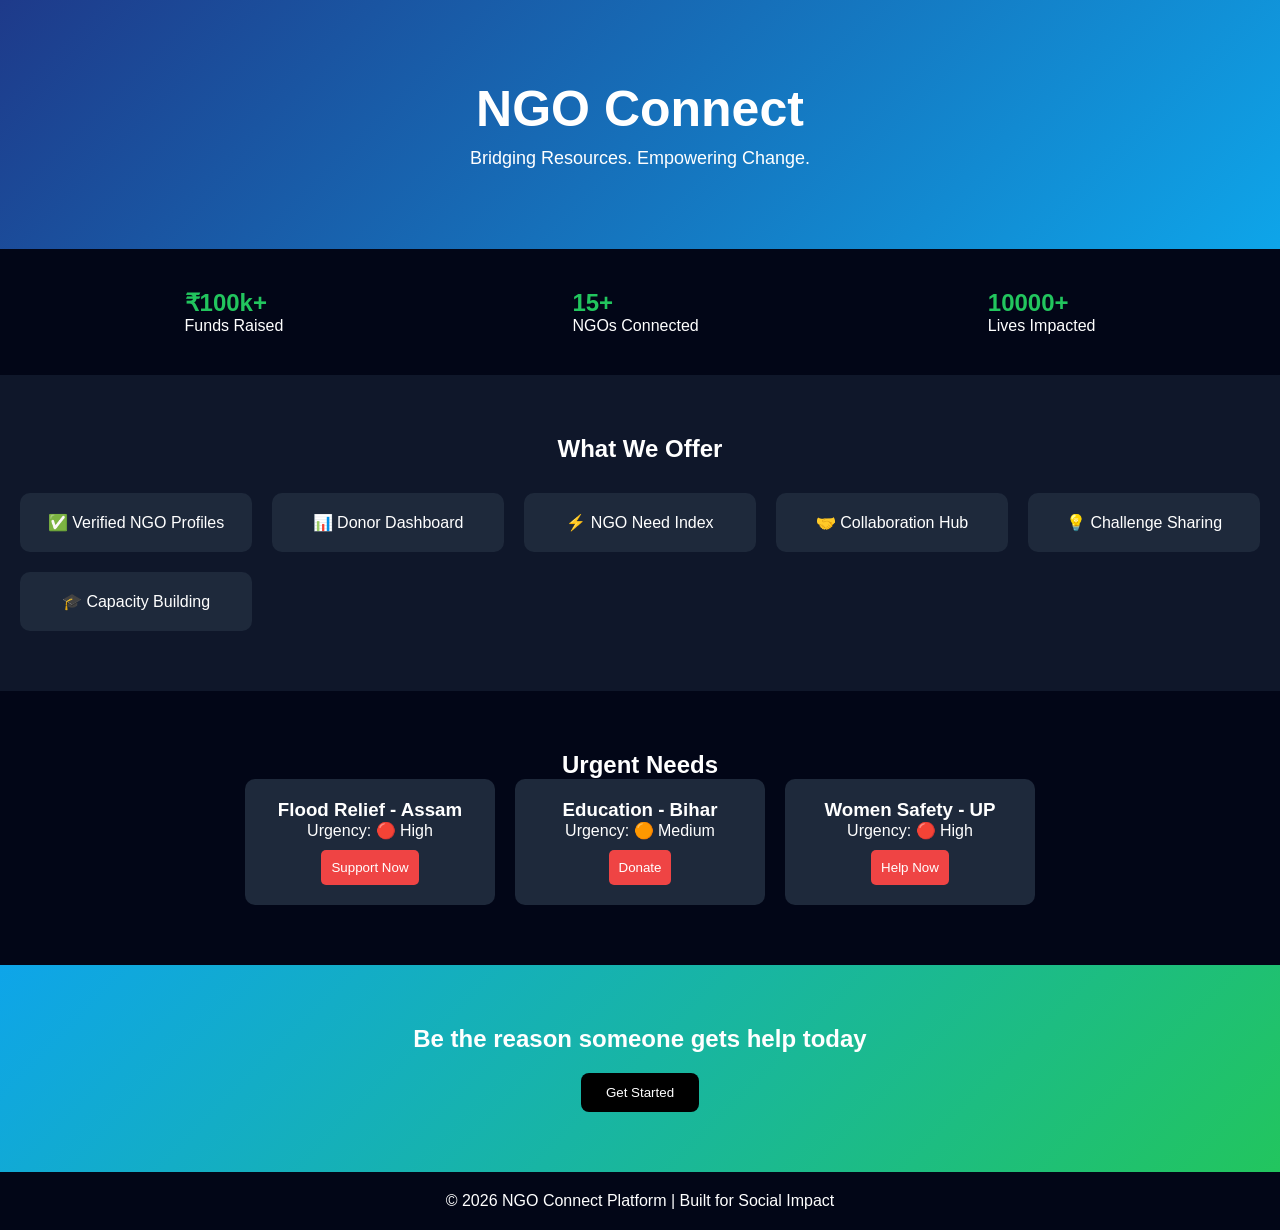
<file: index.html>
<!DOCTYPE html>
<html lang="en">
<head>
<meta charset="UTF-8">
<meta name="viewport" content="width=device-width, initial-scale=1.0">
<title>NGO Connect Platform</title>

<style>
* {
  margin: 0;
  padding: 0;
  box-sizing: border-box;
  font-family: Arial, sans-serif;
}

body {
  background: #0f172a;
  color: white;
}

/* HERO */
.hero {
  text-align: center;
  padding: 80px 20px;
  background: linear-gradient(135deg, #1e3a8a, #0ea5e9);
}

.hero h1 { font-size: 50px; margin-bottom: 10px; }
.hero p { font-size: 18px; }

/* BUTTONS */
.buttons button {
  margin: 10px;
  padding: 12px 20px;
  border: none;
  border-radius: 8px;
  cursor: pointer;
}

.btn-primary { background: #22c55e; color: white; }
.btn-secondary { background: white; color: black; }

/* STATS */
.stats {
  display: flex;
  justify-content: space-around;
  padding: 40px;
  background: #020617;
}

.stat h2 { color: #22c55e; }

/* FEATURES */
.features {
  padding: 60px 20px;
  text-align: center;
}

.feature-grid {
  display: grid;
  grid-template-columns: repeat(auto-fit, minmax(200px, 1fr));
  gap: 20px;
  margin-top: 30px;
}

.card {
  background: #1e293b;
  padding: 20px;
  border-radius: 10px;
  cursor: pointer;
}

/* URGENT */
.urgent {
  padding: 60px 20px;
  background: #020617;
  text-align: center;
}

.urgent-grid {
  display: flex;
  flex-wrap: wrap;
  gap: 20px;
  justify-content: center;
}

.urgent-card {
  background: #1e293b;
  padding: 20px;
  width: 250px;
  border-radius: 10px;
}

.urgent-card button {
  margin-top: 10px;
  padding: 10px;
  background: #ef4444;
  border: none;
  color: white;
  border-radius: 5px;
}

/* CTA */
.cta {
  text-align: center;
  padding: 60px 20px;
  background: linear-gradient(135deg, #0ea5e9, #22c55e);
}

.cta button {
  margin-top: 20px;
  padding: 12px 25px;
  border: none;
  background: black;
  color: white;
  border-radius: 8px;
}

/* FOOTER */
footer {
  text-align: center;
  padding: 20px;
  background: #020617;
}
</style>

</head>
<body>

<!-- HERO -->
<section class="hero">
  <h1>NGO Connect</h1>
  <p>Bridging Resources. Empowering Change.</p>
</section>

<!-- STATS -->
<section class="stats">
  <div class="stat">
    <h2>₹100k+</h2>
    <p>Funds Raised</p>
  </div>
  <div class="stat">
    <h2>15+</h2>
    <p>NGOs Connected</p>
  </div>
  <div class="stat">
    <h2>10000+</h2>
    <p>Lives Impacted</p>
  </div>
</section>

<!-- FEATURES -->
<section class="features">
  <h2>What We Offer</h2>

 <div class="feature-grid">

  <div class="card" onclick="location.href='ngo.html'">
    ✅ Verified NGO Profiles
  </div>

  <div class="card" onclick="location.href='donor.html'">
    📊 Donor Dashboard
  </div>

  <div class="card" onclick="location.href='need-index.html'">
    ⚡ NGO Need Index
  </div>

  <div class="card" onclick="location.href='collab.html'">
    🤝 Collaboration Hub
  </div>

  <div class="card" onclick="location.href='challenge.html'">
    💡 Challenge Sharing
  </div>

  <div class="card">
    🎓 Capacity Building
  </div>

</div>
</section>

<!-- URGENT NEEDS -->
<section class="urgent">
  <h2>Urgent Needs</h2>

  <div class="urgent-grid">
    <div class="urgent-card">
      <h3>Flood Relief - Assam</h3>
      <p>Urgency: 🔴 High</p>
      <button onclick="window.location.href='donate.html'">Support Now</button>
    </div>

    <div class="urgent-card">
      <h3>Education - Bihar</h3>
      <p>Urgency: 🟠 Medium</p>
      <button onclick="window.location.href='donate.html'">Donate</button>
    </div>

    <div class="urgent-card">
      <h3>Women Safety - UP</h3>
      <p>Urgency: 🔴 High</p>
      <button onclick="window.location.href='donate.html'">Help Now</button>
    </div>
  </div>
</section>

<!-- CTA -->
<section class="cta">
  <h2>Be the reason someone gets help today</h2>
  <button onclick="window.location.href='donate.html'">Get Started</button>
</section>

<!-- FOOTER -->
<footer>
  <p>© 2026 NGO Connect Platform | Built for Social Impact</p>
</footer>

</body>
</html>
</file>
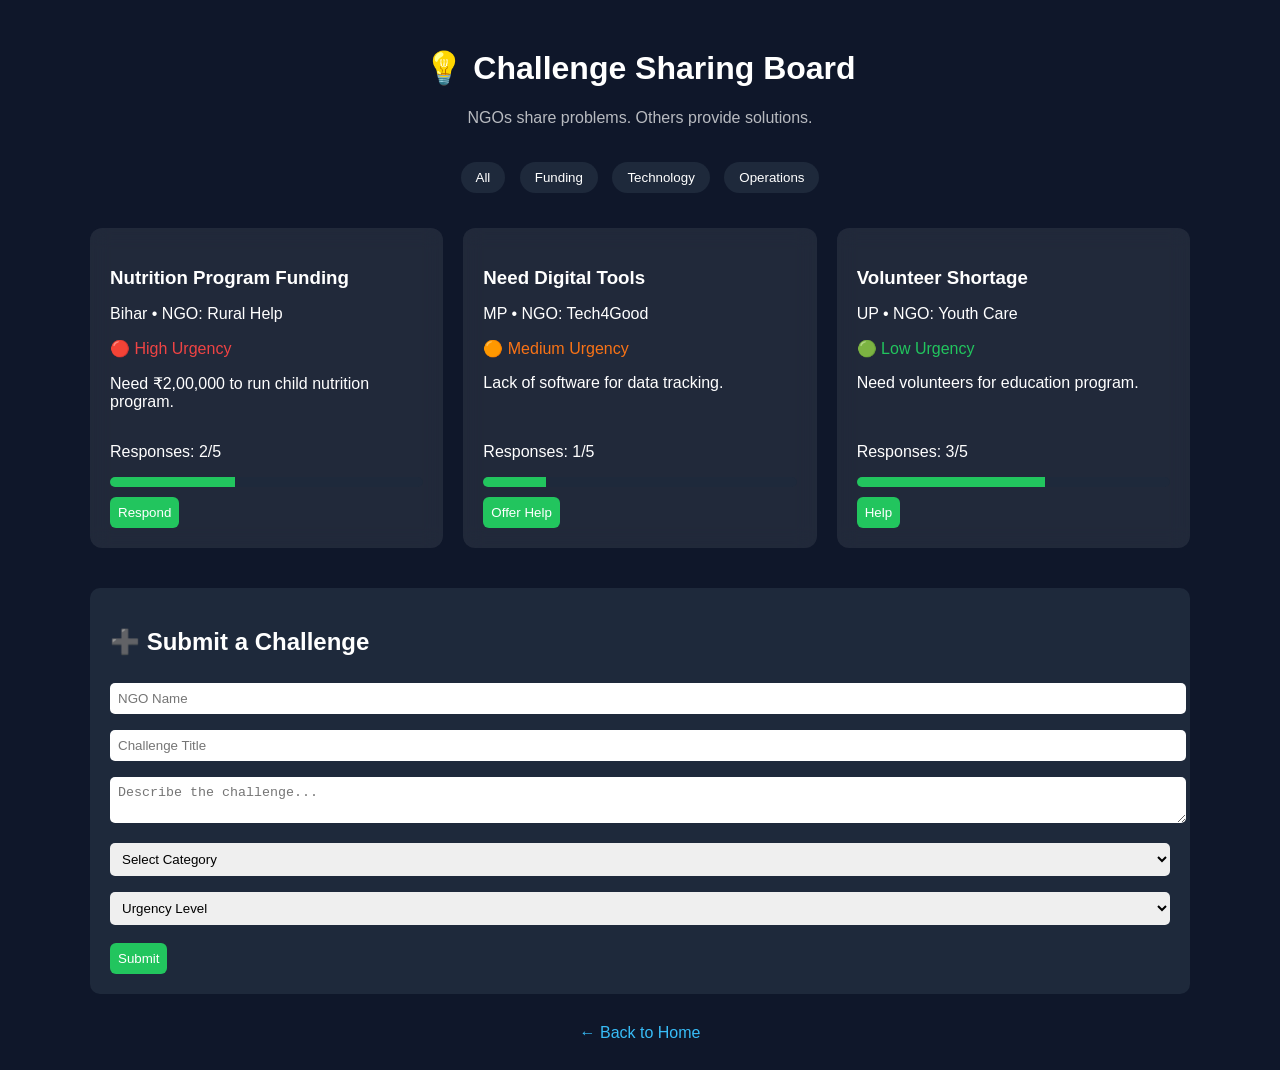
<file: challenge.html>
<!DOCTYPE html>
<html lang="en">
<head>
<meta charset="UTF-8">
<meta name="viewport" content="width=device-width, initial-scale=1.0">
<title>Challenge Sharing Board</title>

<style>
body {
  font-family: Arial;
  background: #0f172a;
  color: white;
  padding: 20px;
}

/* CONTAINER */
.container {
  max-width: 1100px;
  margin: auto;
}

/* TITLE */
h1 {
  text-align: center;
}

.sub {
  text-align: center;
  opacity: 0.7;
  margin-bottom: 30px;
}

/* FILTERS */
.filters {
  text-align: center;
  margin-bottom: 30px;
}

.filters button {
  margin: 5px;
  padding: 8px 15px;
  border: none;
  border-radius: 20px;
  cursor: pointer;
  background: #1e293b;
  color: white;
}

.filters button:hover {
  background: #22c55e;
}

/* GRID */
.grid {
  display: grid;
  grid-template-columns: repeat(auto-fit, minmax(280px, 1fr));
  gap: 20px;
}

/* CARD */
.card {
  background: rgba(255,255,255,0.08);
  padding: 20px;
  border-radius: 12px;
  backdrop-filter: blur(10px);
  display: flex;
  flex-direction: column;
  justify-content: space-between;
}

.card h3 {
  margin-bottom: 5px;
}

/* BADGES */
.high { color: #ef4444; }
.medium { color: #f97316; }
.low { color: #22c55e; }

/* BUTTON */
.btn {
  margin-top: 10px;
  padding: 8px;
  border: none;
  border-radius: 6px;
  cursor: pointer;
  background: #22c55e;
  color: white;
}

/* PROGRESS BAR */
.bar {
  background: #1e293b;
  border-radius: 10px;
  overflow: hidden;
  margin-top: 10px;
}

.fill {
  height: 10px;
  background: #22c55e;
}

/* FORM */
.form-box {
  margin-top: 40px;
  background: #1e293b;
  padding: 20px;
  border-radius: 10px;
}

input, textarea, select {
  width: 100%;
  padding: 8px;
  margin: 8px 0;
  border-radius: 5px;
  border: none;
}

/* BACK */
.back {
  display: block;
  text-align: center;
  margin-top: 30px;
  color: #38bdf8;
  text-decoration: none;
}
</style>
</head>

<body>

<div class="container">

<h1>💡 Challenge Sharing Board</h1>
<p class="sub">NGOs share problems. Others provide solutions.</p>

<!-- FILTERS -->
<div class="filters">
  <button onclick="filterChallenges('all')">All</button>
  <button onclick="filterChallenges('funding')">Funding</button>
  <button onclick="filterChallenges('tech')">Technology</button>
  <button onclick="filterChallenges('operations')">Operations</button>
</div>

<!-- CHALLENGES -->
<div class="grid" id="challengeList">

  <!-- CARD 1 -->
  <div class="card" data-type="funding">
    <div>
      <h3>Nutrition Program Funding</h3>
      <p>Bihar • NGO: Rural Help</p>
      <p class="high">🔴 High Urgency</p>
      <p>Need ₹2,00,000 to run child nutrition program.</p>
    </div>

    <div>
      <p>Responses: <span id="res1">2</span>/5</p>
      <div class="bar"><div class="fill" style="width:40%"></div></div>
      <button class="btn" onclick="respond('res1')">Respond</button>
    </div>
  </div>

  <!-- CARD 2 -->
  <div class="card" data-type="tech">
    <div>
      <h3>Need Digital Tools</h3>
      <p>MP • NGO: Tech4Good</p>
      <p class="medium">🟠 Medium Urgency</p>
      <p>Lack of software for data tracking.</p>
    </div>

    <div>
      <p>Responses: <span id="res2">1</span>/5</p>
      <div class="bar"><div class="fill" style="width:20%"></div></div>
      <button class="btn" onclick="respond('res2')">Offer Help</button>
    </div>
  </div>

  <!-- CARD 3 -->
  <div class="card" data-type="operations">
    <div>
      <h3>Volunteer Shortage</h3>
      <p>UP • NGO: Youth Care</p>
      <p class="low">🟢 Low Urgency</p>
      <p>Need volunteers for education program.</p>
    </div>

    <div>
      <p>Responses: <span id="res3">3</span>/5</p>
      <div class="bar"><div class="fill" style="width:60%"></div></div>
      <button class="btn" onclick="respond('res3')">Help</button>
    </div>
  </div>

</div>

<!-- SUBMIT FORM -->
<div class="form-box">
  <h2>➕ Submit a Challenge</h2>

  <form onsubmit="submitChallenge(event)">
    <input type="text" placeholder="NGO Name" required>
    <input type="text" placeholder="Challenge Title" required>
    
    <textarea placeholder="Describe the challenge..." required></textarea>

    <select required>
      <option value="">Select Category</option>
      <option>Funding</option>
      <option>Operations</option>
      <option>Technology</option>
    </select>

    <select required>
      <option value="">Urgency Level</option>
      <option>High</option>
      <option>Medium</option>
      <option>Low</option>
    </select>

    <button class="btn">Submit</button>
  </form>
</div>

<a href="index.html" class="back">← Back to Home</a>

</div>

<script>
function respond(id) {
  let el = document.getElementById(id);
  let count = parseInt(el.innerText);
  if (count < 5) {
    count++;
    el.innerText = count;
    alert("Response recorded!");
  }
}

function filterChallenges(type) {
  let cards = document.querySelectorAll(".card");

  cards.forEach(card => {
    if (type === "all" || card.dataset.type === type) {
      card.style.display = "block";
    } else {
      card.style.display = "none";
    }
  });
}

function submitChallenge(e) {
  e.preventDefault();
  alert("Challenge submitted successfully!");
}
</script>

</body>
</html>
</file>
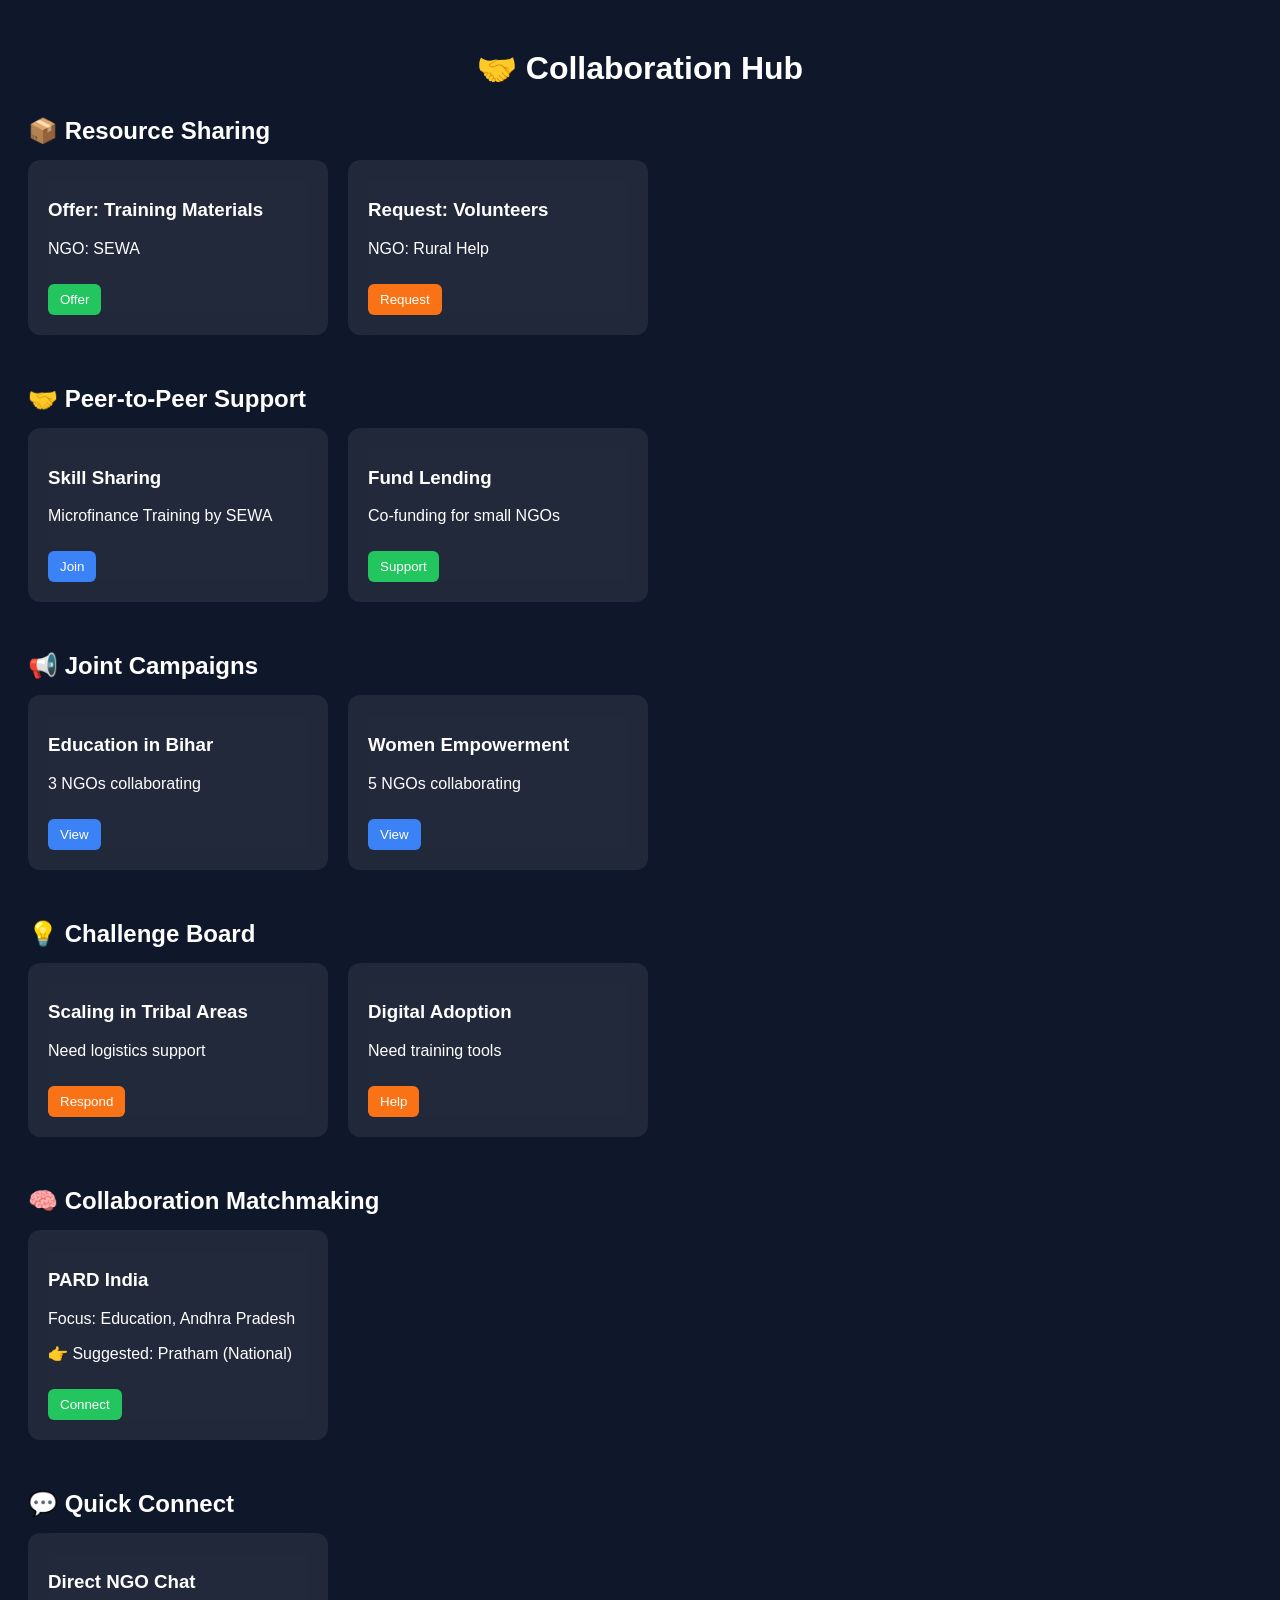
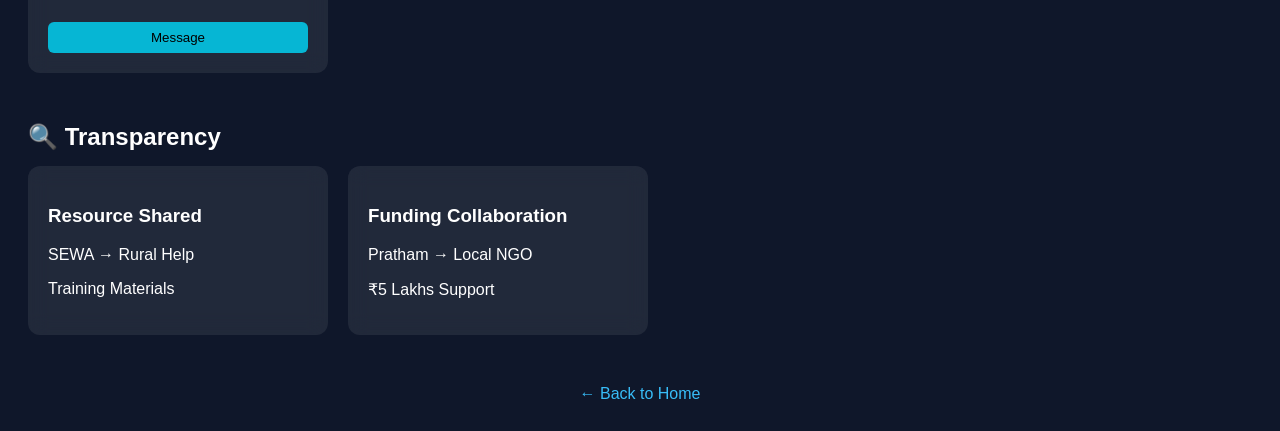
<file: collab.html>
<!DOCTYPE html>
<html lang="en">
<head>
<meta charset="UTF-8">
<meta name="viewport" content="width=device-width, initial-scale=1.0">
<title>Collaboration Hub</title>

<style>
body {
  font-family: Arial;
  background: #0f172a;
  color: white;
  padding: 20px;
}

/* TITLE */
h1 {
  text-align: center;
  margin-bottom: 30px;
}

/* SECTION */
.section {
  margin-bottom: 50px;
}

.section h2 {
  margin-bottom: 15px;
}

/* GRID */
.grid {
  display: flex;
  flex-wrap: wrap;
  gap: 20px;
}

/* CARD */
.card {
  background: rgba(255,255,255,0.08);
  padding: 20px;
  border-radius: 12px;
  width: 260px;
  backdrop-filter: blur(10px);
  transition: 0.3s;
}

.card:hover {
  transform: scale(1.05);
}

button {
  margin-top: 10px;
  padding: 8px 12px;
  border: none;
  border-radius: 6px;
  cursor: pointer;
}

.btn-green { background: #22c55e; color: white; }
.btn-blue { background: #3b82f6; color: white; }
.btn-orange { background: #f97316; color: white; }

/* CHAT */
.chat-btn {
  background: #06b6d4;
  width: 100%;
}

/* BACK */
.back {
  display: block;
  text-align: center;
  margin-top: 30px;
  color: #38bdf8;
  text-decoration: none;
}
</style>
</head>

<body>

<h1>🤝 Collaboration Hub</h1>

<!-- RESOURCE SHARING -->
<div class="section">
  <h2>📦 Resource Sharing</h2>
  <div class="grid">

    <div class="card">
      <h3>Offer: Training Materials</h3>
      <p>NGO: SEWA</p>
      <button class="btn-green">Offer</button>
    </div>

    <div class="card">
      <h3>Request: Volunteers</h3>
      <p>NGO: Rural Help</p>
      <button class="btn-orange">Request</button>
    </div>

  </div>
</div>
<div class="container">

  <!-- ALL your sections here -->

</div>
<!-- PEER SUPPORT -->
<div class="section">
  <h2>🤝 Peer-to-Peer Support</h2>
  <div class="grid">

    <div class="card">
      <h3>Skill Sharing</h3>
      <p>Microfinance Training by SEWA</p>
      <button class="btn-blue">Join</button>
    </div>

    <div class="card">
      <h3>Fund Lending</h3>
      <p>Co-funding for small NGOs</p>
      <button class="btn-green">Support</button>
    </div>

  </div>
</div>

<!-- CAMPAIGNS -->
<div class="section">
  <h2>📢 Joint Campaigns</h2>
  <div class="grid">

    <div class="card">
      <h3>Education in Bihar</h3>
      <p>3 NGOs collaborating</p>
      <button class="btn-blue">View</button>
    </div>

    <div class="card">
      <h3>Women Empowerment</h3>
      <p>5 NGOs collaborating</p>
      <button class="btn-blue">View</button>
    </div>

  </div>
</div>

<!-- CHALLENGE BOARD -->
<div class="section">
  <h2>💡 Challenge Board</h2>
  <div class="grid">

    <div class="card">
      <h3>Scaling in Tribal Areas</h3>
      <p>Need logistics support</p>
      <button class="btn-orange">Respond</button>
    </div>

    <div class="card">
      <h3>Digital Adoption</h3>
      <p>Need training tools</p>
      <button class="btn-orange">Help</button>
    </div>

  </div>
</div>

<!-- MATCHMAKING -->
<div class="section">
  <h2>🧠 Collaboration Matchmaking</h2>
  <div class="grid">

    <div class="card">
      <h3>PARD India</h3>
      <p>Focus: Education, Andhra Pradesh</p>
      <p>👉 Suggested: Pratham (National)</p>
      <button class="btn-green">Connect</button>
    </div>

  </div>
</div>

<!-- QUICK CONNECT -->
<div class="section">
  <h2>💬 Quick Connect</h2>
  <div class="grid">

    <div class="card">
      <h3>Direct NGO Chat</h3>
      <button class="chat-btn">Message</button>
    </div>

  </div>
</div>

<!-- TRANSPARENCY -->
<div class="section">
  <h2>🔍 Transparency</h2>
  <div class="grid">

    <div class="card">
      <h3>Resource Shared</h3>
      <p>SEWA → Rural Help</p>
      <p>Training Materials</p>
    </div>

    <div class="card">
      <h3>Funding Collaboration</h3>
      <p>Pratham → Local NGO</p>
      <p>₹5 Lakhs Support</p>
    </div>

  </div>
</div>

<a href="index.html" class="back">← Back to Home</a>

</body>
</html>
</file>
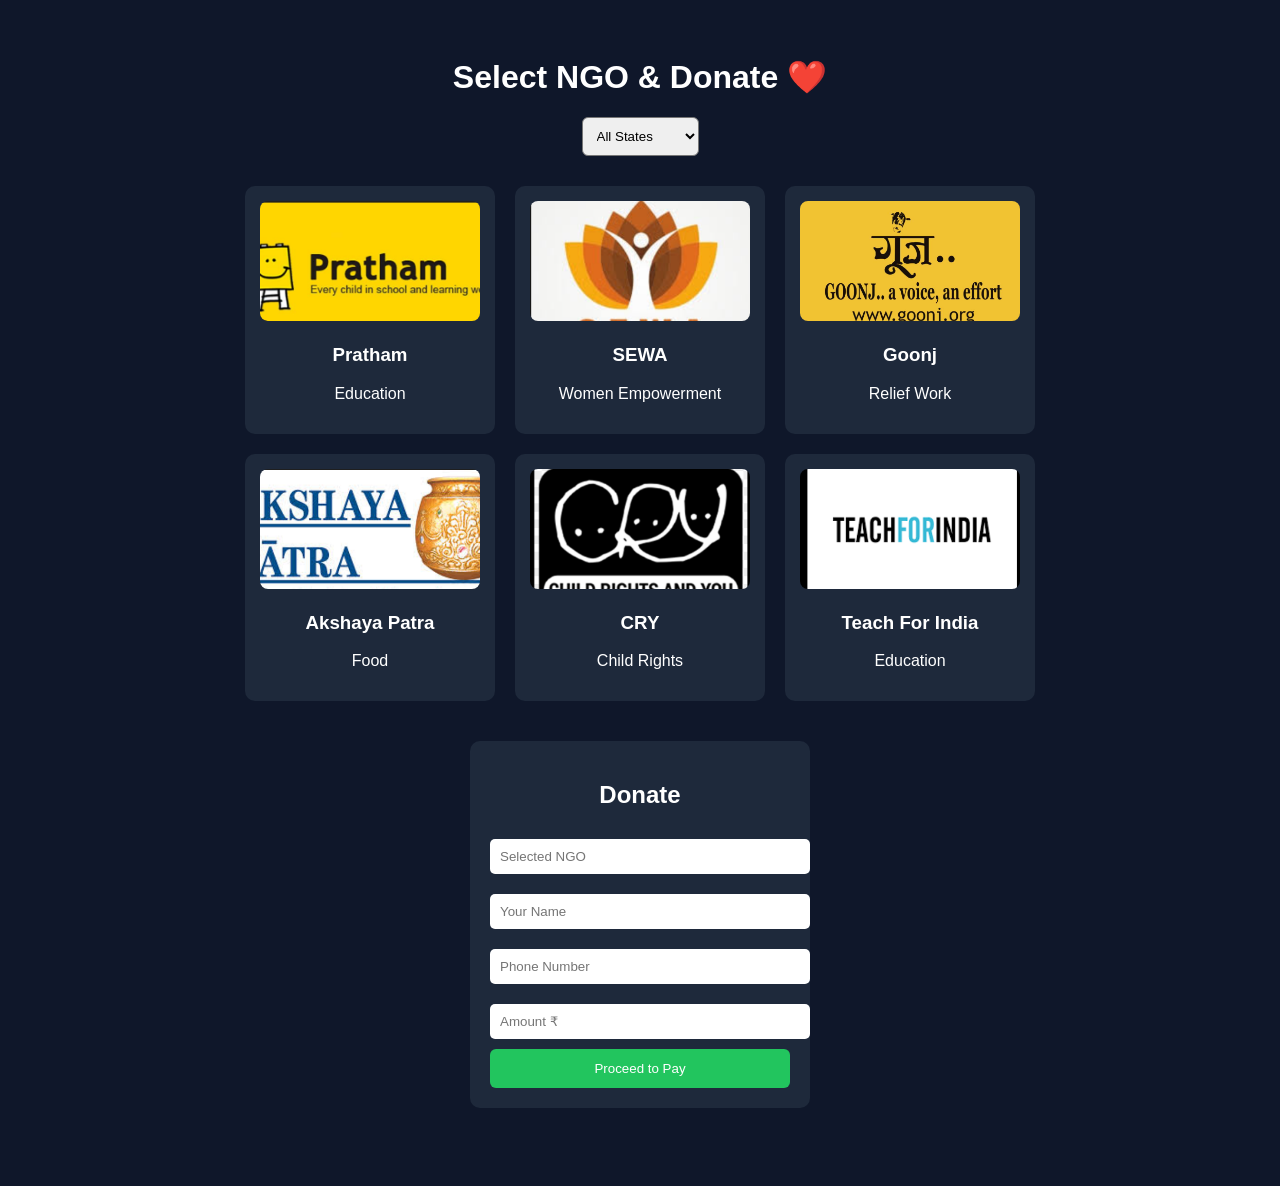
<file: donate.html>
<!DOCTYPE html>
<html lang="en">
<head>
<meta charset="UTF-8">
<title>Donate</title>

<link rel="stylesheet" href="donate.css">
</head>

<body>

<h1>Select NGO & Donate ❤️</h1>

<!-- FILTER -->
<div class="top-bar">
<select id="stateFilter" onchange="filterNGO()">
  <option value="all">All States</option>
  <option value="Maharashtra">Maharashtra</option>
  <option value="Gujarat">Gujarat</option>
  <option value="Delhi">Delhi</option>
  <option value="Karnataka">Karnataka</option>
</select>
</div>

<!-- NGO GRID -->
<div class="grid" id="ngoGrid">

<div class="card" data-state="Maharashtra" onclick="selectNGO(this,'Pratham')">
  <img src="phots/pratham.png">
  <h3>Pratham</h3>
  <p>Education</p>
</div>

<div class="card" data-state="Gujarat" onclick="selectNGO(this,'SEWA')">
  <img src="phots/seva.png">
  <h3>SEWA</h3>
  <p>Women Empowerment</p>
</div>

<div class="card" data-state="Delhi" onclick="selectNGO(this,'Goonj')">
  <img src="phots/goon.png">
  <h3>Goonj</h3>
  <p>Relief Work</p>
</div>

<div class="card" data-state="Karnataka" onclick="selectNGO(this,'Akshaya Patra')">
  <img src="phots/aksh.png">
  <h3>Akshaya Patra</h3>
  <p>Food</p>
</div>

<div class="card" data-state="India" onclick="selectNGO(this,'CRY')">
  <img src="phots/cry.png">
  <h3>CRY</h3>
  <p>Child Rights</p>
</div>

<div class="card" data-state="India" onclick="selectNGO(this,'Teach For India')">
  <img src="phots/tech.png">
  <h3>Teach For India</h3>
  <p>Education</p>
</div>

</div>

<!-- FORM -->
<div class="form-box">

<h2>Donate</h2>

<input id="ngoName" placeholder="Selected NGO" readonly>
<input id="name" placeholder="Your Name">
<input id="phone" placeholder="Phone Number">
<input id="amount" type="number" placeholder="Amount ₹">

<button onclick="goToPayment()">Proceed to Pay</button>

</div>

<script>

// SELECT NGO
function selectNGO(card, name){
  document.getElementById("ngoName").value = name;

  document.querySelectorAll(".card").forEach(c => c.classList.remove("active"));
  card.classList.add("active");
}

// FILTER NGOs
function filterNGO(){
  let val = document.getElementById("stateFilter").value;
  let cards = document.querySelectorAll(".card");

  cards.forEach(card=>{
    if(val==="all" || card.dataset.state===val){
      card.style.display="block";
    } else {
      card.style.display="none";
    }
  });
}

// AUTO FILTER FROM MAP
window.onload = function(){

  let state = localStorage.getItem("selectedState");

  if(state){
    document.getElementById("stateFilter").value = state;
    filterNGO();

    document.getElementById("ngoGrid").scrollIntoView({
      behavior:"smooth"
    });

    localStorage.removeItem("selectedState");
  }

  // Ripple Effect
  document.querySelectorAll("button").forEach(btn => {
    btn.addEventListener("click", function(e){
      let ripple = document.createElement("span");

      ripple.style.position = "absolute";
      ripple.style.width = ripple.style.height = "100px";
      ripple.style.background = "rgba(255,255,255,0.3)";
      ripple.style.borderRadius = "50%";
      ripple.style.left = e.offsetX + "px";
      ripple.style.top = e.offsetY + "px";
      ripple.style.transform = "translate(-50%, -50%)";
      ripple.style.animation = "ripple 0.6s linear";

      this.appendChild(ripple);
      setTimeout(()=> ripple.remove(), 600);
    });
  });

}

// GO TO PAYMENT (FINAL FIXED)
function goToPayment(){

  let ngo = document.getElementById("ngoName").value;
  let name = document.getElementById("name").value;
  let phone = document.getElementById("phone").value;
  let amt = document.getElementById("amount").value;
  let state = document.getElementById("stateFilter").value;

  if(!ngo || !name || !phone || !amt){
    alert("⚠️ Please fill all details");
    return;
  }

  const donation = {
    donor: name,
    phone: phone,
    ngo: ngo,
    amount: parseFloat(amt),
    state: state,
    date: new Date().toLocaleDateString()
  };

  localStorage.setItem("currentDonation", JSON.stringify(donation));

  window.location.href = "payment.html";
}

</script>

</body>
</html>
</file>
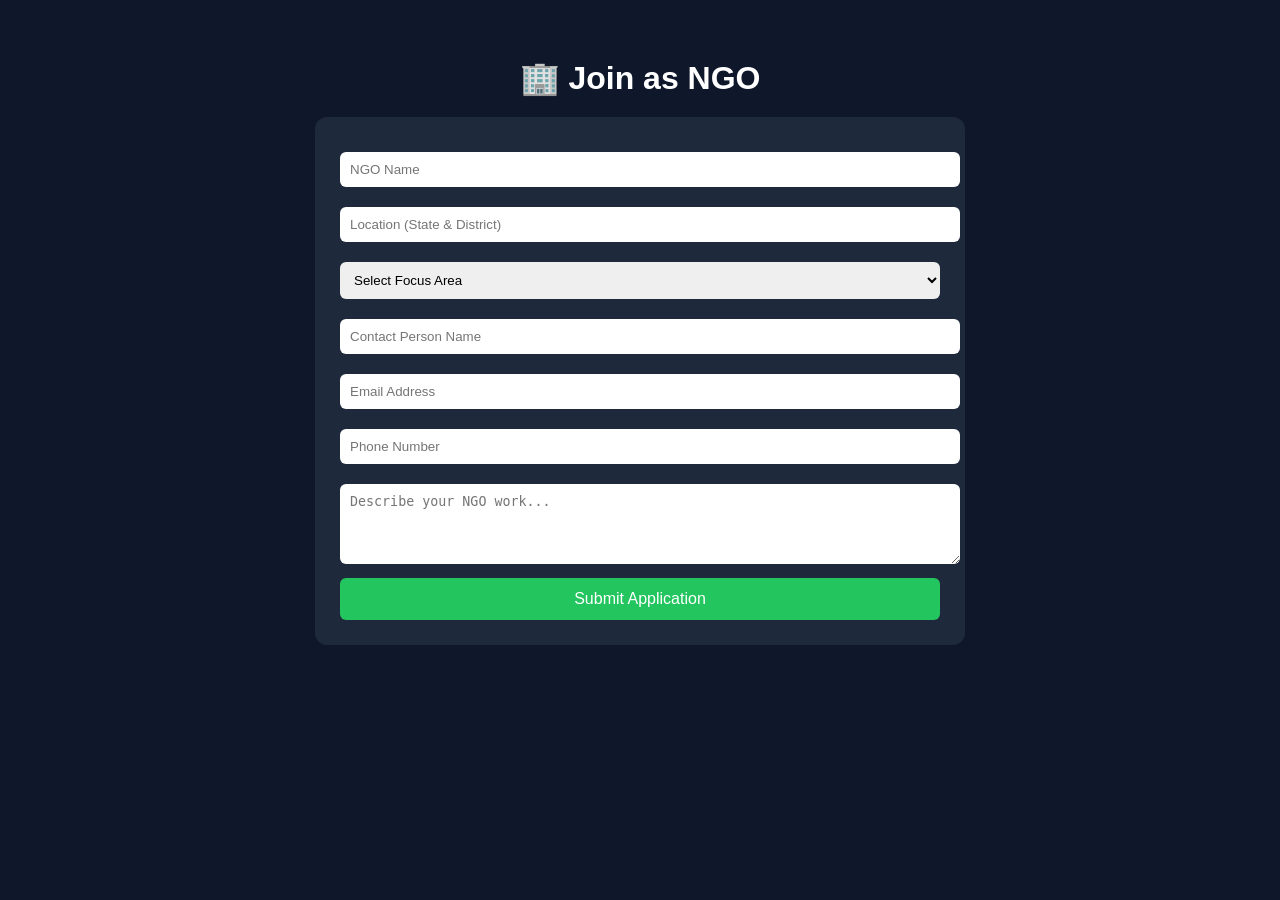
<file: join-ngo.html>
<!DOCTYPE html>
<html lang="en">
<head>
<meta charset="UTF-8">
<meta name="viewport" content="width=device-width, initial-scale=1.0">
<title>Join as NGO</title>

<style>
body {
  background: #0f172a;
  color: white;
  font-family: Arial, sans-serif;
  padding: 30px;
}

h1 {
  text-align: center;
  margin-bottom: 20px;
}

.form-container {
  max-width: 600px;
  margin: auto;
  background: #1e293b;
  padding: 25px;
  border-radius: 12px;
}

input, textarea, select {
  width: 100%;
  padding: 10px;
  margin: 10px 0;
  border-radius: 6px;
  border: none;
}

button {
  width: 100%;
  padding: 12px;
  background: #22c55e;
  border: none;
  border-radius: 6px;
  color: white;
  font-size: 16px;
  cursor: pointer;
}

button:hover {
  background: #16a34a;
}

.success {
  display: none;
  text-align: center;
  margin-top: 15px;
  color: #22c55e;
}
</style>
</head>

<body>

<h1>🏢 Join as NGO</h1>

<div class="form-container">
  <input type="text" placeholder="NGO Name" required>
  <input type="text" placeholder="Location (State & District)" required>

  <select>
    <option>Select Focus Area</option>
    <option>Education</option>
    <option>Healthcare</option>
    <option>Women Empowerment</option>
    <option>Environment</option>
  </select>

  <input type="text" placeholder="Contact Person Name">
  <input type="email" placeholder="Email Address">
  <input type="tel" placeholder="Phone Number">

  <textarea placeholder="Describe your NGO work..." rows="4"></textarea>

  <button onclick="submitForm()">Submit Application</button>

  <div class="success" id="successMsg">
    ✅ Application Submitted Successfully!
  </div>
</div>

<script>
function submitForm() {
  document.getElementById("successMsg").style.display = "block";
}
</script>

</body>
</html>
<script>
function submitForm() {
  const ngo = {
    name: document.querySelector('input[placeholder="NGO Name"]').value,
    location: document.querySelector('input[placeholder="Location (State & District)"]').value,
    focus: document.querySelector('select').value,
    contact: document.querySelector('input[placeholder="Contact Person Name"]').value,
    email: document.querySelector('input[type="email"]').value,
    phone: document.querySelector('input[type="tel"]').value,
    description: document.querySelector('textarea').value,
    date: new Date().toLocaleDateString()
  };

  let ngos = JSON.parse(localStorage.getItem("ngoApplications")) || [];
  ngos.push(ngo);

  localStorage.setItem("ngoApplications", JSON.stringify(ngos));

  alert("✅ NGO Application Submitted!");
}
</script>
</file>
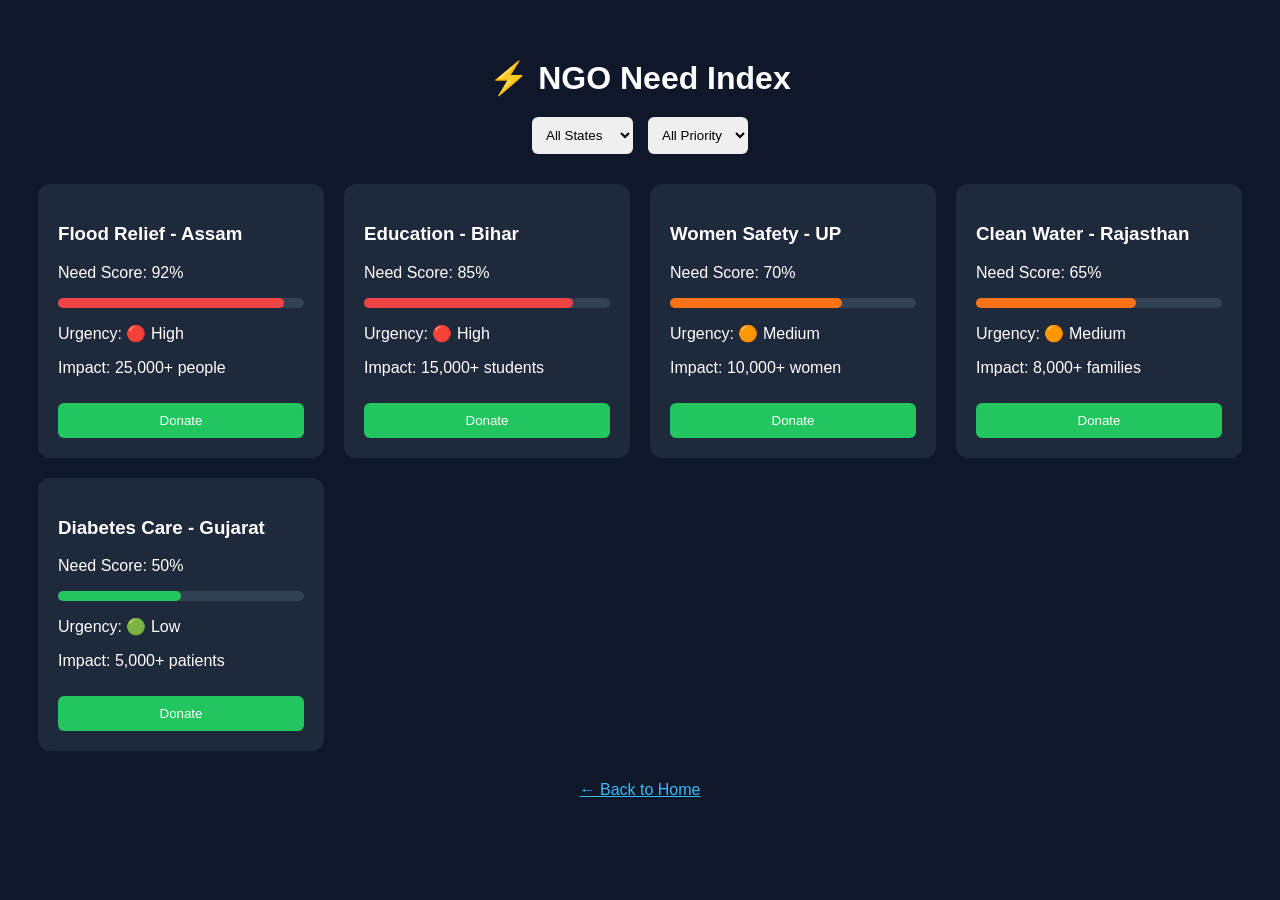
<file: need-index.html>
<!DOCTYPE html>
<html lang="en">
<head>
<meta charset="UTF-8">
<meta name="viewport" content="width=device-width, initial-scale=1.0">
<title>NGO Need Index</title>

<style>

/* BODY */
body {
  background: #0f172a;
  color: white;
  font-family: Arial;
  padding: 30px;
}

/* TITLE */
h1 {
  text-align: center;
  margin-bottom: 20px;
}

/* FILTERS */
.filters {
  display: flex;
  gap: 15px;
  justify-content: center;
  margin-bottom: 30px;
}

select {
  padding: 10px;
  border-radius: 6px;
  border: none;
}

/* GRID */
.grid {
  display: grid;
  grid-template-columns: repeat(auto-fit, minmax(250px, 1fr));
  gap: 20px;
}

/* CARD */
.card {
  background: #1e293b;
  padding: 20px;
  border-radius: 12px;
  transition: 0.3s;
}

.card:hover {
  transform: translateY(-5px);
  background: #334155;
}

/* BAR */
.bar {
  background: #334155;
  height: 10px;
  border-radius: 5px;
  margin: 10px 0;
}

.fill {
  height: 10px;
  border-radius: 5px;
}

/* COLORS */
.high { background: #ef4444; }
.medium { background: #f97316; }
.low { background: #22c55e; }

/* BUTTON */
button {
  margin-top: 10px;
  padding: 10px;
  width: 100%;
  border: none;
  border-radius: 6px;
  background: #22c55e;
  color: white;
  cursor: pointer;
}

button:hover {
  background: #16a34a;
}

/* BACK */
.back {
  display: block;
  text-align: center;
  margin-top: 30px;
  color: #38bdf8;
}

</style>
</head>

<body>

<h1>⚡ NGO Need Index</h1>

<!-- FILTERS -->
<div class="filters">
  <select onchange="filterState(this.value)">
    <option value="all">All States</option>
    <option value="Assam">Assam</option>
    <option value="Bihar">Bihar</option>
    <option value="UP">UP</option>
    <option value="Rajasthan">Rajasthan</option>
  </select>

  <select onchange="filterPriority(this.value)">
    <option value="all">All Priority</option>
    <option value="high">High</option>
    <option value="medium">Medium</option>
    <option value="low">Low</option>
  </select>
</div>

<!-- CARDS -->
<div class="grid" id="grid">

  <div class="card" data-state="Assam" data-priority="high">
    <h3>Flood Relief - Assam</h3>
    <p>Need Score: 92%</p>
    <div class="bar">
      <div class="fill high" style="width:92%"></div>
    </div>
    <p>Urgency: 🔴 High</p>
    <p>Impact: 25,000+ people</p>
    <button onclick="donate('Flood Relief - Assam')">Donate</button>
  </div>

  <div class="card" data-state="Bihar" data-priority="high">
    <h3>Education - Bihar</h3>
    <p>Need Score: 85%</p>
    <div class="bar">
      <div class="fill high" style="width:85%"></div>
    </div>
    <p>Urgency: 🔴 High</p>
    <p>Impact: 15,000+ students</p>
    <button onclick="donate('Education - Bihar')">Donate</button>
  </div>

  <div class="card" data-state="UP" data-priority="medium">
    <h3>Women Safety - UP</h3>
    <p>Need Score: 70%</p>
    <div class="bar">
      <div class="fill medium" style="width:70%"></div>
    </div>
    <p>Urgency: 🟠 Medium</p>
    <p>Impact: 10,000+ women</p>
    <button onclick="donate('Women Safety - UP')">Donate</button>
  </div>

  <div class="card" data-state="Rajasthan" data-priority="medium">
    <h3>Clean Water - Rajasthan</h3>
    <p>Need Score: 65%</p>
    <div class="bar">
      <div class="fill medium" style="width:65%"></div>
    </div>
    <p>Urgency: 🟠 Medium</p>
    <p>Impact: 8,000+ families</p>
    <button onclick="donate('Clean Water - Rajasthan')">Donate</button>
  </div>

  <div class="card" data-state="Gujarat" data-priority="low">
    <h3>Diabetes Care - Gujarat</h3>
    <p>Need Score: 50%</p>
    <div class="bar">
      <div class="fill low" style="width:50%"></div>
    </div>
    <p>Urgency: 🟢 Low</p>
    <p>Impact: 5,000+ patients</p>
    <button onclick="donate('Diabetes Care - Gujarat')">Donate</button>
  </div>

</div>

<a href="index.html" class="back">← Back to Home</a>

<script>

// FILTER STATE
function filterState(state){
  let cards = document.querySelectorAll(".card");
  cards.forEach(card=>{
    if(state === "all" || card.dataset.state === state){
      card.style.display = "block";
    } else {
      card.style.display = "none";
    }
  });
}

// FILTER PRIORITY
function filterPriority(priority){
  let cards = document.querySelectorAll(".card");
  cards.forEach(card=>{
    if(priority === "all" || card.dataset.priority === priority){
      card.style.display = "block";
    } else {
      card.style.display = "none";
    }
  });
}

// DONATE
function donate(name){
  localStorage.setItem("selectedNGO", name);
  window.location.href = "donate.html";
}

</script>

</body>
</html>
</file>
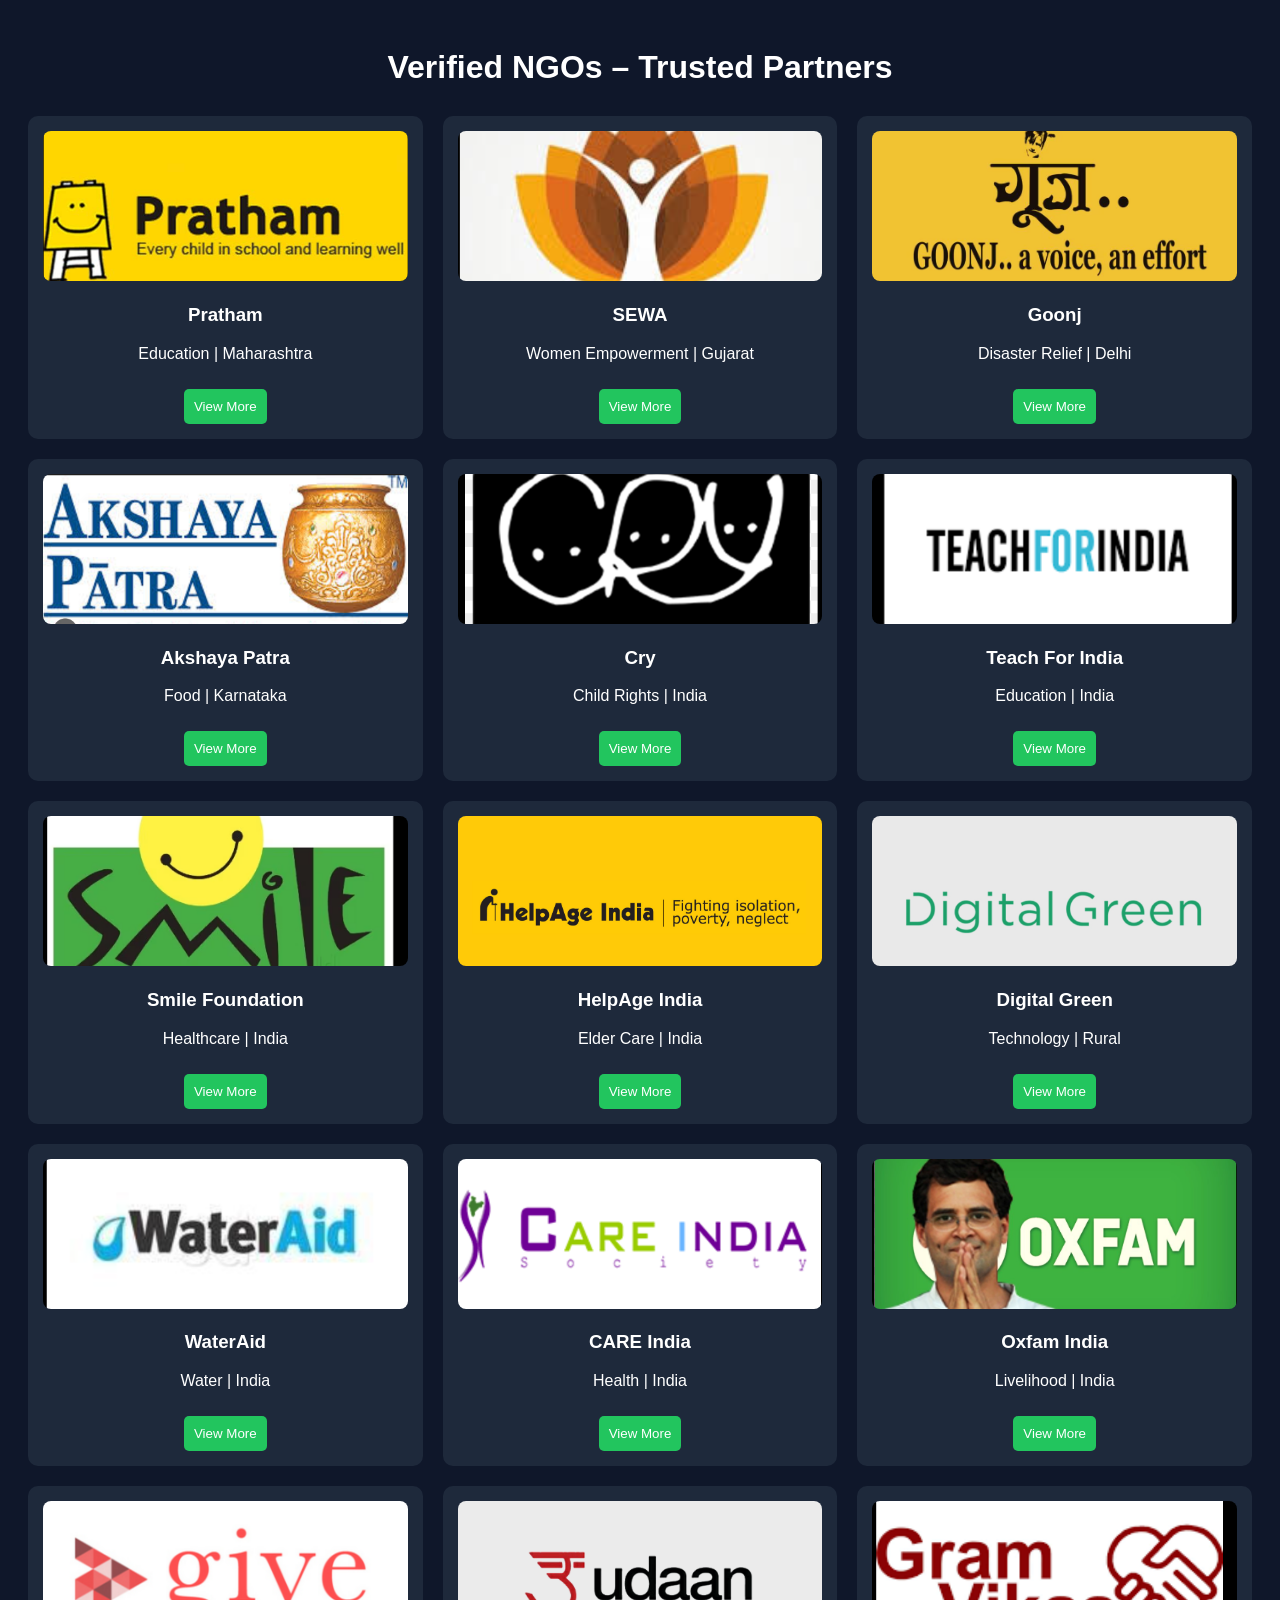
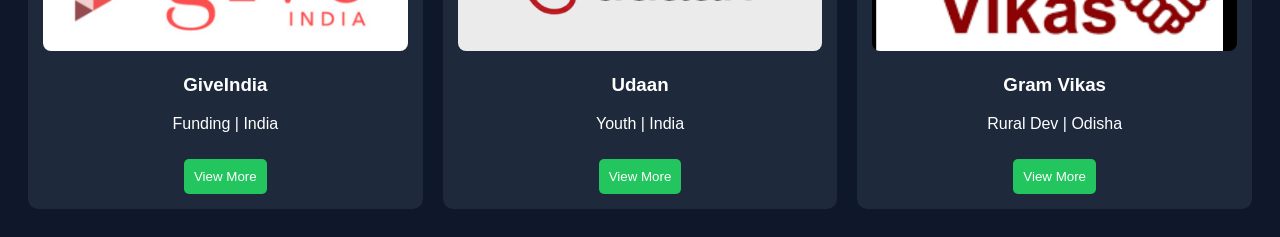
<file: ngo.html>
<!DOCTYPE html>
<html lang="en">
<head>
<meta charset="UTF-8">
<title>Verified NGOs</title>

<style>
body {
  background:#0f172a;
  color:white;
  font-family: Arial;
  padding:20px;
}

h1 {
  text-align:center;
  margin-bottom:30px;
}

.grid {
  display:grid;
  grid-template-columns: repeat(3, 1fr);
  gap:20px;
}

.card {
  background:#1e293b;
  padding:15px;
  border-radius:10px;
  text-align:center;
}

.card img {
  width:100%;
  height:150px;
  object-fit:cover;
  border-radius:8px;
}

button {
  margin-top:10px;
  padding:10px;
  background:#22c55e;
  border:none;
  color:white;
  border-radius:5px;
  cursor:pointer;
}
</style>
</head>

<body>

<h1>Verified NGOs – Trusted Partners</h1>

<div class="grid">

<!-- 1 -->
<div class="card">
<img src="phots/pratham.png">
<h3>Pratham</h3>
<p>Education | Maharashtra</p>
<button onclick="viewNGO('Pratham')">View More</button>
</div>

<!-- 2 -->
<div class="card">
<img src="phots/seva.png">
<h3>SEWA</h3>
<p>Women Empowerment | Gujarat</p>
<button onclick="viewNGO('SEWA')">View More</button>
</div>

<!-- 3 -->
<div class="card">
<img src="phots/goon.png">
<h3>Goonj</h3>
<p>Disaster Relief | Delhi</p>
<button onclick="viewNGO('Goonj')">View More</button>
</div>

<!-- ADD MORE BELOW -->


<div class="card"><img src="phots/aksh.png"><h3>Akshaya Patra</h3><p>Food | Karnataka</p><button onclick="viewNGO('Akshaya')">View More</button></div>

<div class="card"><img src="phots/cry.png"><h3>Cry</h3><p>Child Rights | India</p><button onclick="viewNGO('CRY')">View More</button></div>

<div class="card"><img src="phots/tech.png"><h3>Teach For India</h3><p>Education | India</p><button onclick="viewNGO('TFI')">View More</button></div>

<div class="card"><img src="phots/smile.png"><h3>Smile Foundation</h3><p>Healthcare | India</p><button onclick="viewNGO('Smile')">View More</button></div>

<div class="card"><img src="phots/help.png"><h3>HelpAge India</h3><p>Elder Care | India</p><button onclick="viewNGO('HelpAge')">View More</button></div>

<div class="card"><img src="phots/digital.png"><h3>Digital Green</h3><p>Technology | Rural</p><button onclick="viewNGO('Digital')">View More</button></div>

<div class="card"><img src="phots/water.png"><h3>WaterAid</h3><p>Water | India</p><button onclick="viewNGO('WaterAid')">View More</button></div>

<div class="card"><img src="phots/care.png"><h3>CARE India</h3><p>Health | India</p><button onclick="viewNGO('CARE')">View More</button></div>

<div class="card"><img src="phots/oxfam.png"><h3>Oxfam India</h3><p>Livelihood | India</p><button onclick="viewNGO('Oxfam')">View More</button></div>

<div class="card"><img src="phots/give.png"><h3>GiveIndia</h3><p>Funding | India</p><button onclick="viewNGO('GiveIndia')">View More</button></div>

<div class="card"><img src="phots/udaan.png"><h3>Udaan</h3><p>Youth | India</p><button onclick="viewNGO('Udaan')">View More</button></div>

<div class="card"><img src="phots/gram.png"><h3>Gram Vikas</h3><p>Rural Dev | Odisha</p><button onclick="viewNGO('Gram')">View More</button></div>

</div>

<script>
function viewNGO(name){
  localStorage.setItem("ngoName", name);
  window.location.href = "ngo-details.html";
}
</script>

</body>
</html>
<div id="ngoList"></div>

<script>
const ngos = JSON.parse(localStorage.getItem("ngoApplications")) || [];

const container = document.getElementById("ngoList");

ngos.forEach(n => {
  container.innerHTML += `
    <div class="card">
      <h3>${n.name}</h3>
      <p>${n.location}</p>
      <p>${n.focus}</p>
    </div>
  `;
});
</script>
</file>
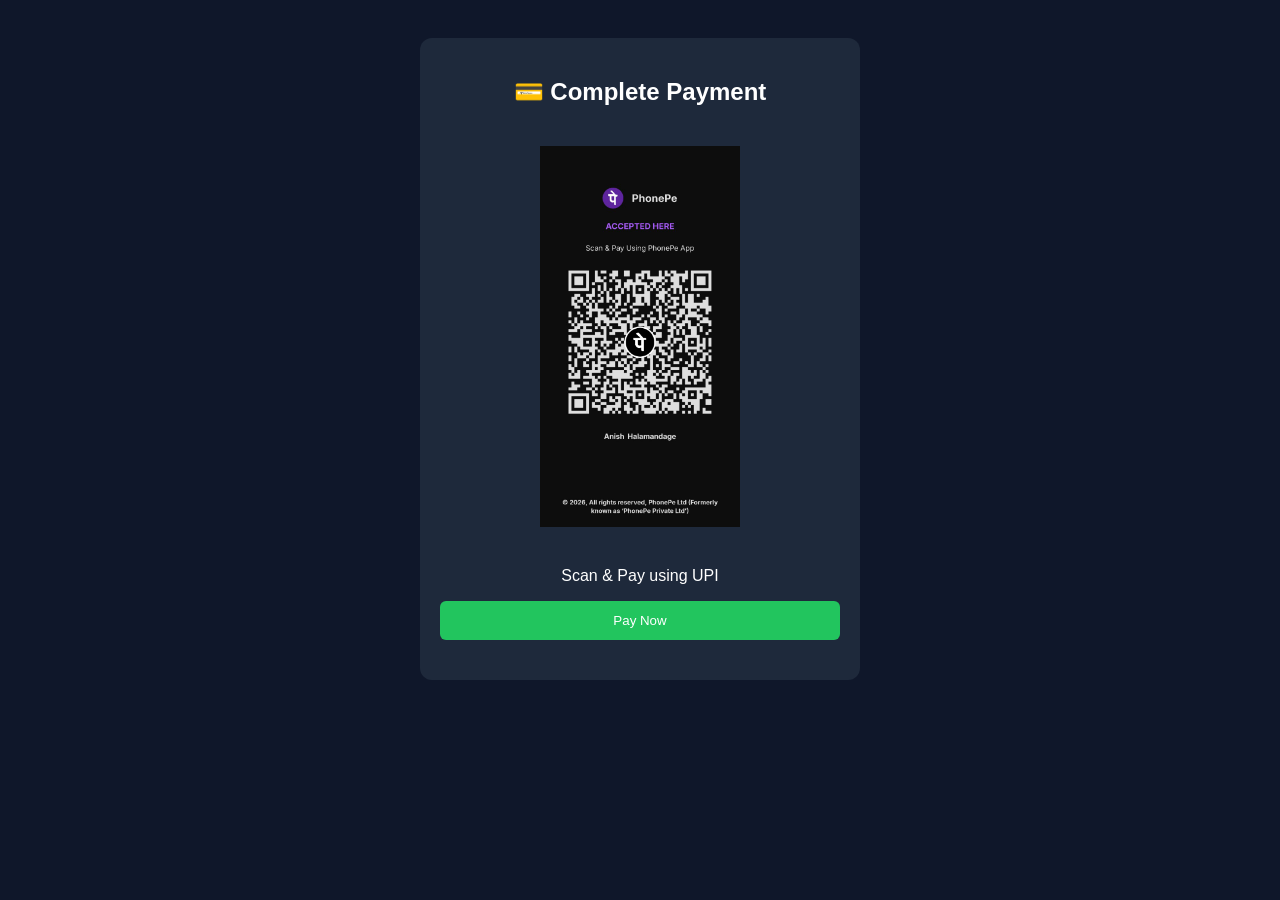
<file: payment.html>
<!DOCTYPE html>
<html lang="en">
<head>
<meta charset="UTF-8">
<meta name="viewport" content="width=device-width, initial-scale=1.0">
<title>Payment</title>

<style>
body {
  font-family: Arial;
  background: #0f172a;
  color: white;
  text-align: center;
  padding: 30px;
}

.container {
  max-width: 400px;
  margin: auto;
  background: #1e293b;
  padding: 20px;
  border-radius: 12px;
}

img {
  width: 200px;
  margin: 20px 0;
}

button {
  padding: 12px;
  width: 100%;
  background: #22c55e;
  border: none;
  border-radius: 6px;
  color: white;
  cursor: pointer;
}

button:hover {
  background: #16a34a;
}

.success {
  color: #22c55e;
  margin-top: 20px;
}

/* LOADER */
.spinner {
  border: 5px solid #334155;
  border-top: 5px solid #22c55e;
  border-radius: 50%;
  width: 50px;
  height: 50px;
  margin: auto;
  animation: spin 1s linear infinite;
}

@keyframes spin {
  100% { transform: rotate(360deg); }
}
</style>
</head>

<body>

<div class="container">

<h2>💳 Complete Payment</h2>

<p id="cause"></p>
<p id="amount"></p>

<!-- QR IMAGE -->
<img src="phots/WhatsApp Image 2026-04-12 at 12.47.57 PM.jpeg" alt="Scan to Pay">

<p>Scan & Pay using UPI</p>

<button onclick="startPayment()">Pay Now</button>

<!-- LOADER -->
<div id="loader" style="display:none; margin-top:20px;">
  <div class="spinner"></div>
  <p>Processing Payment...</p>
</div>

<p id="status" class="success"></p>

<!-- DOWNLOAD RECEIPT -->
<button id="downloadBtn" onclick="downloadReceipt()" style="display:none; margin-top:10px;">
  Download Receipt 📄
</button>

</div>

<script>

// GET DATA FROM DONATE PAGE
let donation = JSON.parse(localStorage.getItem("currentDonation"));

// SHOW DATA
if (donation) {
  document.getElementById("cause").innerText = "NGO: " + donation.ngo;
  document.getElementById("amount").innerText = "Amount: ₹" + donation.amount;
}

// START PAYMENT
function startPayment() {
  document.getElementById("loader").style.display = "block";

  setTimeout(() => {
    completePayment();
  }, 2500);
}

// COMPLETE PAYMENT
function completePayment() {
  let donations = JSON.parse(localStorage.getItem("donations")) || [];

  if (donation) {
    donations.push(donation);
  }

  localStorage.setItem("donations", JSON.stringify(donations));

  document.getElementById("loader").style.display = "none";
  document.getElementById("status").innerText = "✅ Payment Successful!";

  setTimeout(() => {
    window.location.href = "donor.html";
  }, 2000);
}

// DOWNLOAD RECEIPT
function downloadReceipt() {

  let text = `
NGO CONNECT RECEIPT
--------------------------
NGO: ${donation.ngo}
Donor: ${donation.name}
Amount: ₹${donation.amount}
Date: ${donation.date}
--------------------------
Thank you for your support ❤️
`;

  let blob = new Blob([text], { type: "text/plain" });
  let link = document.createElement("a");

  link.href = URL.createObjectURL(blob);
  link.download = "receipt.txt";
  link.click();
}

</script>

</body>
</html>
</file>
<file: donate.css>
body {
  background:#0f172a;
  color:white;
  font-family:Arial;
  text-align:center;
}

h1 {
  margin-top:20px;
}

/* TOP BAR */
.top-bar {
  margin:20px;
}

select {
  padding:10px;
  border-radius:6px;
}

/* GRID */
.grid {
  display:grid;
  grid-template-columns: repeat(3, 250px);
  justify-content:center;
  gap:20px;
  margin:30px auto;
}

/* CARD */
.card {
  background:#1e293b;
  padding:15px;
  border-radius:10px;
  cursor:pointer;
  transition:0.3s;
}

.card:hover {
  transform:scale(1.05);
  background:#334155;
}

.card img {
  width:100%;
  height:120px;
  object-fit:cover;
  border-radius:8px;
}

/* FORM */
.form-box {
  background:#1e293b;
  padding:20px;
  width:300px;
  margin:40px auto;
  border-radius:10px;
}

input {
  width:100%;
  padding:10px;
  margin:10px 0;
  border-radius:5px;
  border:none;
}

button {
  width:100%;
  padding:12px;
  background:#22c55e;
  border:none;
  color:white;
  border-radius:6px;
  cursor:pointer;
}
body {
  background: #0f172a;
  color: white;
  padding: 30px;

  animation: fadeIn 0.8s ease-in;
}

@keyframes fadeIn {
  from {
    opacity: 0;
    transform: translateY(20px);
  }
  to {
    opacity: 1;
    transform: translateY(0);
  }
}
</file>
